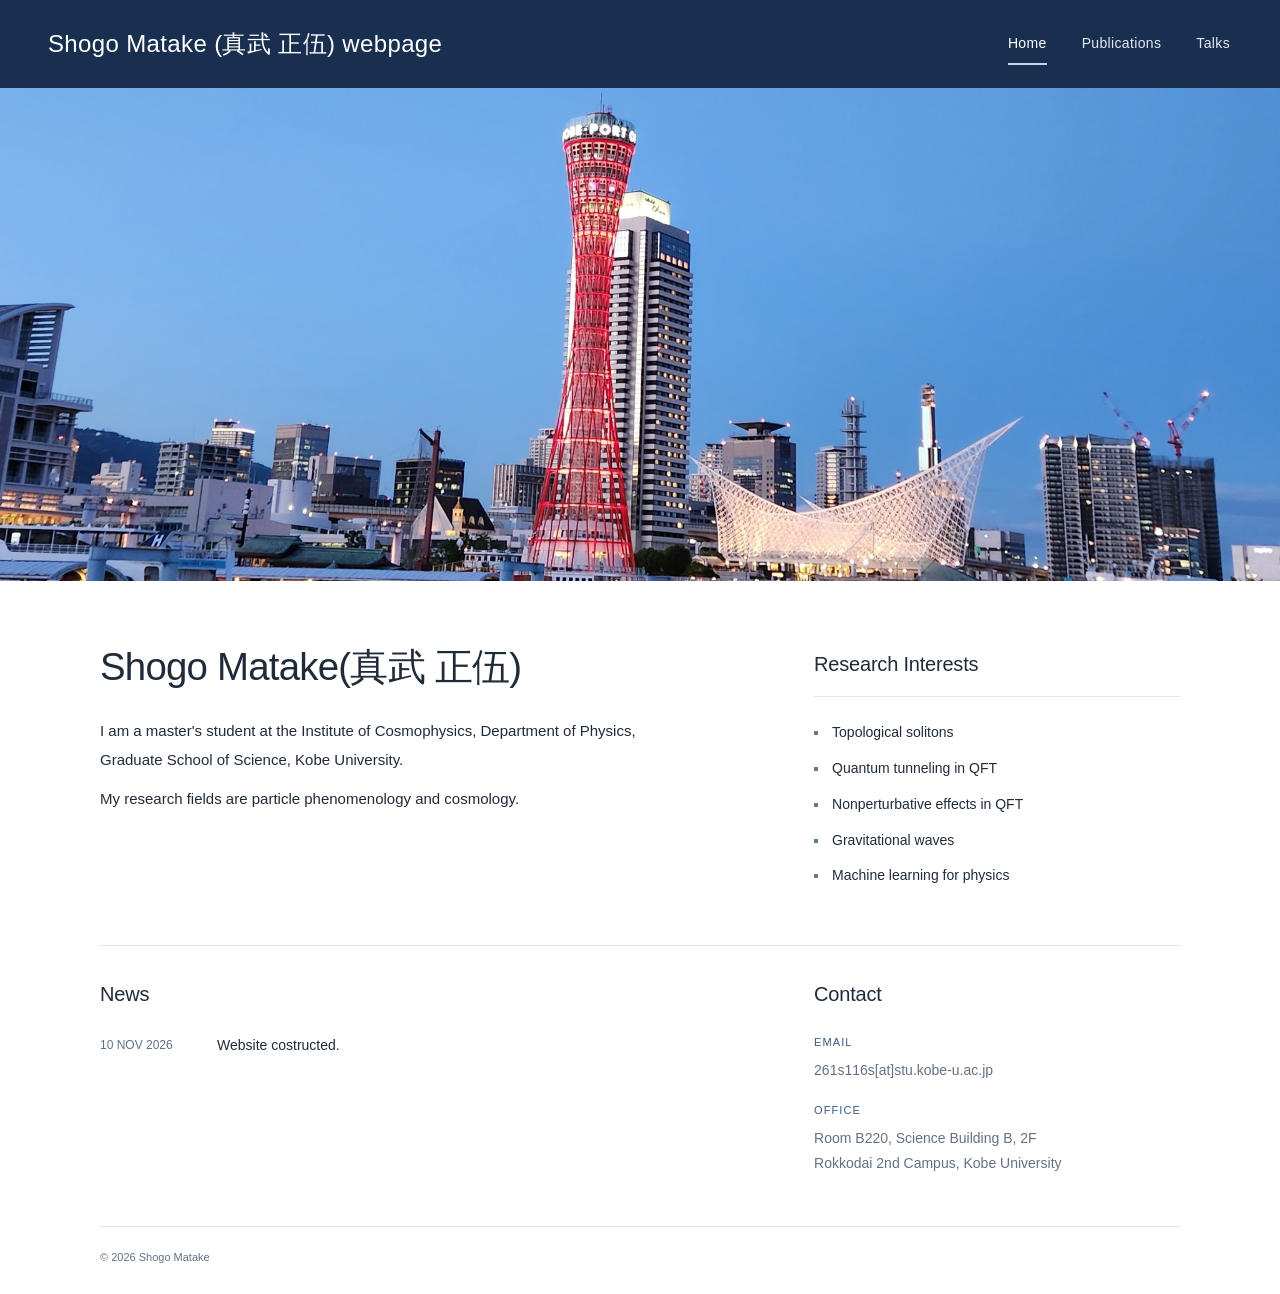
<file: index.html>
<!doctype html>
<html lang="en">
<head>
  <meta charset="utf-8">
  <meta name="viewport" content="width=device-width, initial-scale=1">
  <meta name="description" content="Shogo Matake (真武正伍), master's student at Kobe University. Research in particle phenomenology and cosmology.">
  <meta name="theme-color" content="#192f50">
  <title>Home | Shogo Matake</title>
  <link rel="stylesheet" href="assets/css/style.css">
</head>
<body id="top">
  <a class="skip-link" href="#main">Skip to content</a>
  <header class="site-header">
    <div class="header-inner">
      <a class="site-title" href="index.html" aria-label="Shogo Matake homepage">
        Shogo Matake <span lang="ja">(真武 正伍)</span> <span class="homepage">webpage</span>
      </a>
      <button class="menu-button" type="button" aria-controls="main-nav" aria-expanded="true">Menu</button>
      <nav class="main-nav" id="main-nav" aria-label="Main navigation">
        <a href="index.html" aria-current="page">Home</a>
        <a href="publication.html">Publications</a>
        <a href="talk.html">Talks</a>
      </nav>
    </div>
  </header>
  <!-- Page photo: edit the image in assets/images to replace it. -->
  <figure class="hero">
    <img src="assets/images/home-port-tower.jpg" alt="Kobe Port Tower and the waterfront at dusk" width="2048" height="789" fetchpriority="high">
  </figure>
  <main class="content" id="main">
    <div class="intro-grid">
      <section aria-labelledby="name">
        <h1 id="name">Shogo Matake<span class="name-inline" lang="ja">(真武 正伍)</span></h1>
        <p class="intro-copy">I am a master's student at the Institute of Cosmophysics, Department of Physics, Graduate School of Science, Kobe University.</p>
        <p class="intro-copy">My research fields are particle phenomenology and cosmology.</p>
      </section>
      <section class="research" aria-labelledby="research-heading">
        <h2 id="research-heading">Research Interests</h2>
        <ul>
          <li>Topological solitons</li>
          <li>Quantum tunneling in QFT</li>
          <li>Nonperturbative effects in QFT</li>
          <li>Gravitational waves</li>
          <li>Machine learning for physics</li>
        </ul>
      </section>
    </div>
    <div class="details-grid">
      <section aria-labelledby="news-heading">
        <h2 id="news-heading">News</h2>
        <div class="news-item"><time datetime="2026-11-10">10 NOV 2026</time><p>Website costructed.</p></div>
      </section>
      <section class="contact" aria-labelledby="contact-heading">
        <h2 id="contact-heading">Contact</h2>
        <p class="label">EMAIL</p>
        <p>261s116s[at]stu.kobe-u.ac.jp</p>
        <p class="label office-label">OFFICE</p>
        <p>Room B220, Science Building B, 2F<br>Rokkodai 2nd Campus, Kobe University</p>
      </section>
    </div>
  </main>
  <footer class="site-footer">
    <p>© 2026 Shogo Matake</p>
  </footer>
  <script src="assets/js/main.js" defer></script>
</body>
</html>
</file>
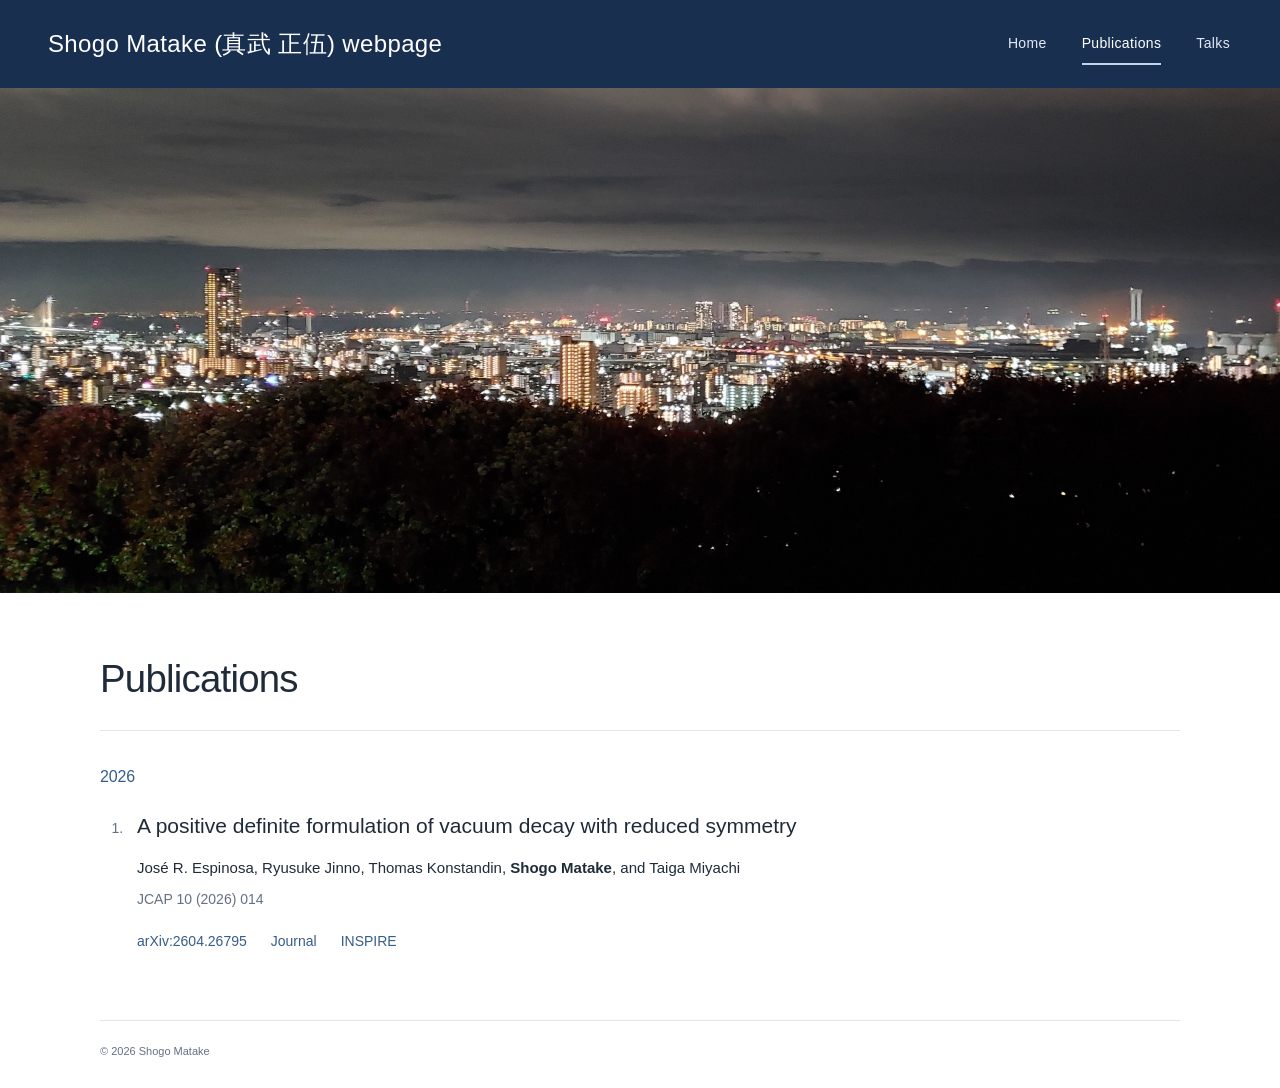
<file: publication.html>
<!doctype html>
<html lang="en">
<head>
  <meta charset="utf-8">
  <meta name="viewport" content="width=device-width, initial-scale=1">
  <meta name="description" content="Publications by Shogo Matake. Particle phenomenology and cosmology.">
  <meta name="theme-color" content="#192f50">
  <title>Publications | Shogo Matake</title>
  <link rel="stylesheet" href="assets/css/style.css">
</head>
<body id="top">
  <a class="skip-link" href="#main">Skip to content</a>
  <header class="site-header">
    <div class="header-inner">
      <a class="site-title" href="index.html" aria-label="Shogo Matake homepage">
        Shogo Matake <span lang="ja">(真武 正伍)</span> <span class="homepage">webpage</span>
      </a>
      <button class="menu-button" type="button" aria-controls="main-nav" aria-expanded="true">Menu</button>
      <nav class="main-nav" id="main-nav" aria-label="Main navigation">
        <a href="index.html">Home</a>
        <a href="publication.html" aria-current="page">Publications</a>
        <a href="talk.html">Talks</a>
      </nav>
    </div>
  </header>
  <!-- Page photo: edit the image in assets/images to replace it. -->
  <figure class="hero">
    <img src="assets/images/publications-night-view.jpg" alt="City lights beneath a cloudy night sky" width="2047" height="808" fetchpriority="high">
  </figure>
  <main class="content listing-content" id="main">
    <div class="page-heading">
      <h1>Publications</h1>
    </div>
    <section aria-labelledby="year-2026">
      <h2 class="publication-year" id="year-2026">2026</h2>
      <ol class="publication-list" reversed>
        <!-- Add new publications here, newest first. -->
        <li>
          <article>
            <h3 class="publication-title"><a href="https://inspirehep.net/literature/3150203">A positive definite formulation of vacuum decay with reduced symmetry</a></h3>
            <p class="publication-authors">José R. Espinosa, Ryusuke Jinno, Thomas Konstandin, <strong>Shogo Matake</strong>, and Taiga Miyachi</p>
            <p class="publication-venue">JCAP 10 (2026) 014</p>
            <div class="publication-links" aria-label="Paper links">
              <a href="https://arxiv.org/abs/2604.26795">arXiv:2604.26795</a>
              <a href="https://doi.org/10.1088/1475-7516/2026/10/014">Journal</a>
              <a href="https://inspirehep.net/literature/3150203">INSPIRE</a>
            </div>
          </article>
        </li>
      </ol>
    </section>
  </main>
  <footer class="site-footer">
    <p>© 2026 Shogo Matake</p>
  </footer>
  <script src="assets/js/main.js" defer></script>
</body>
</html>
</file>
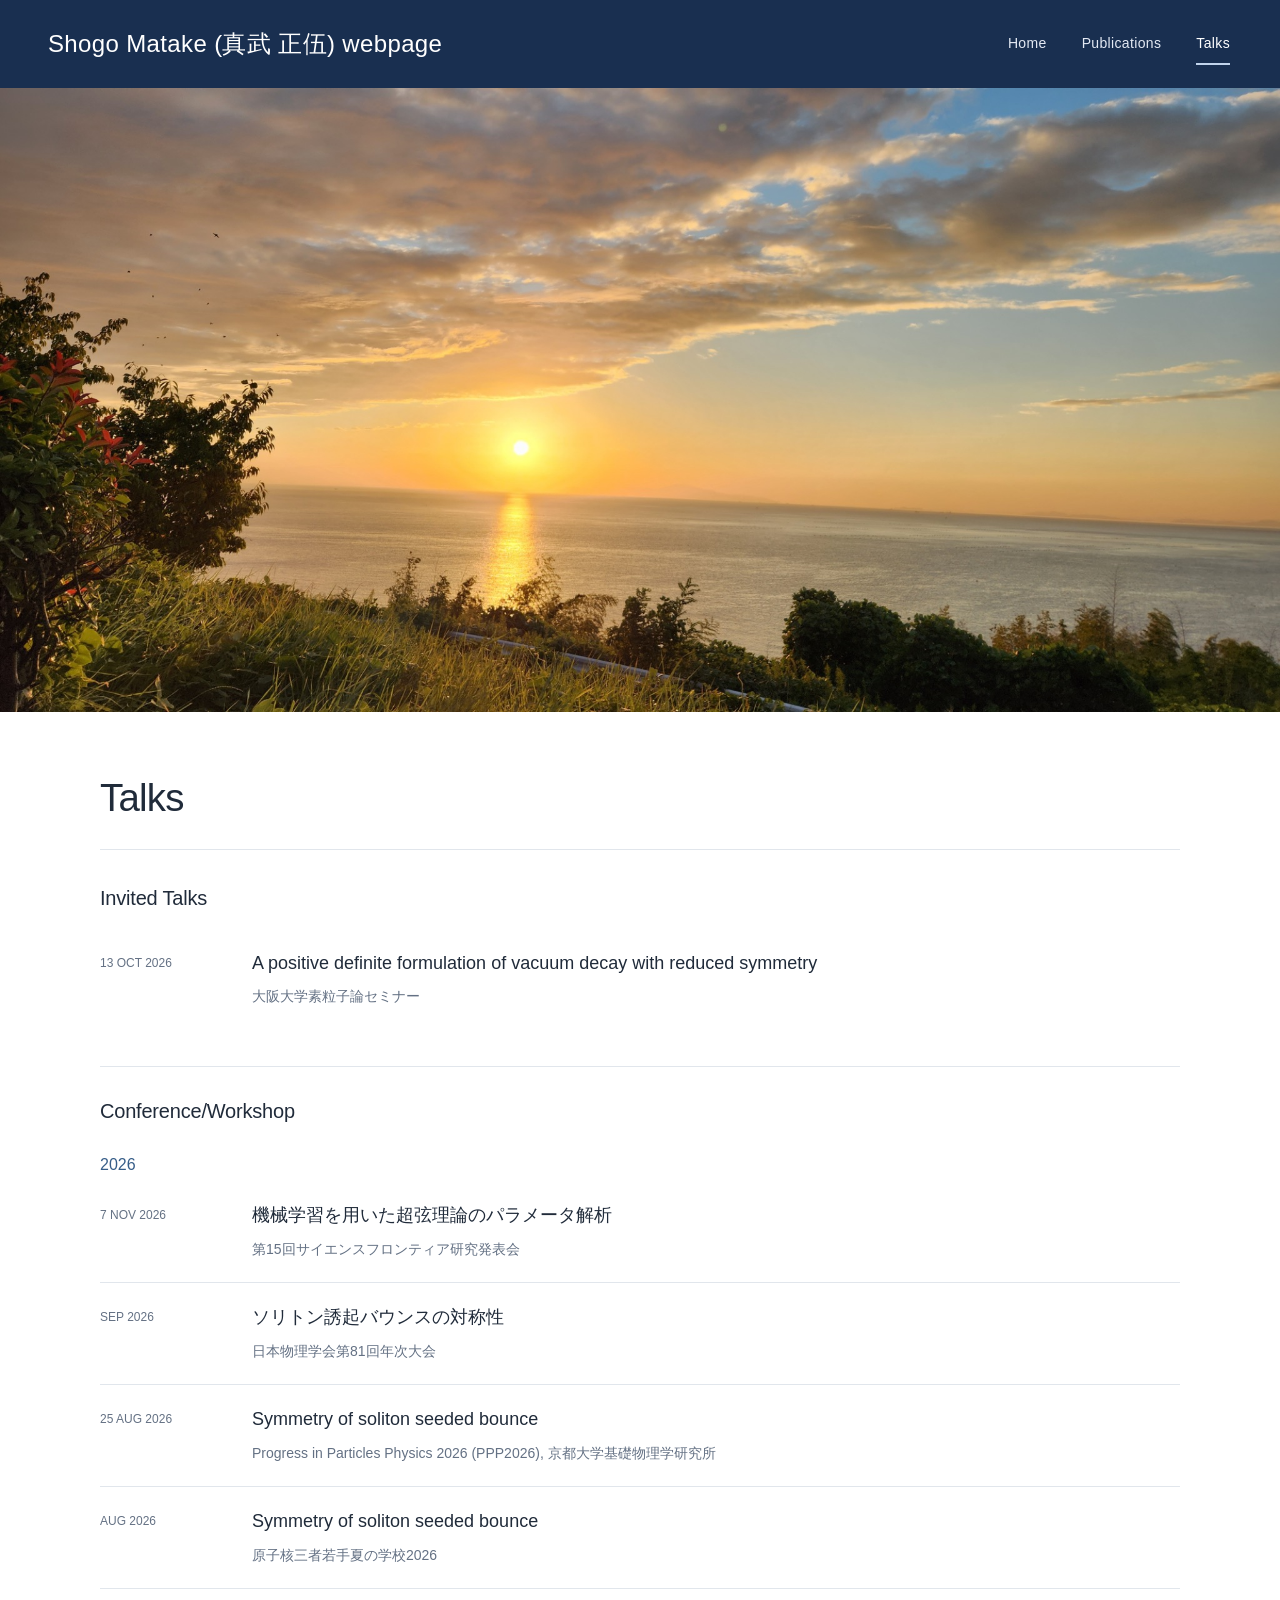
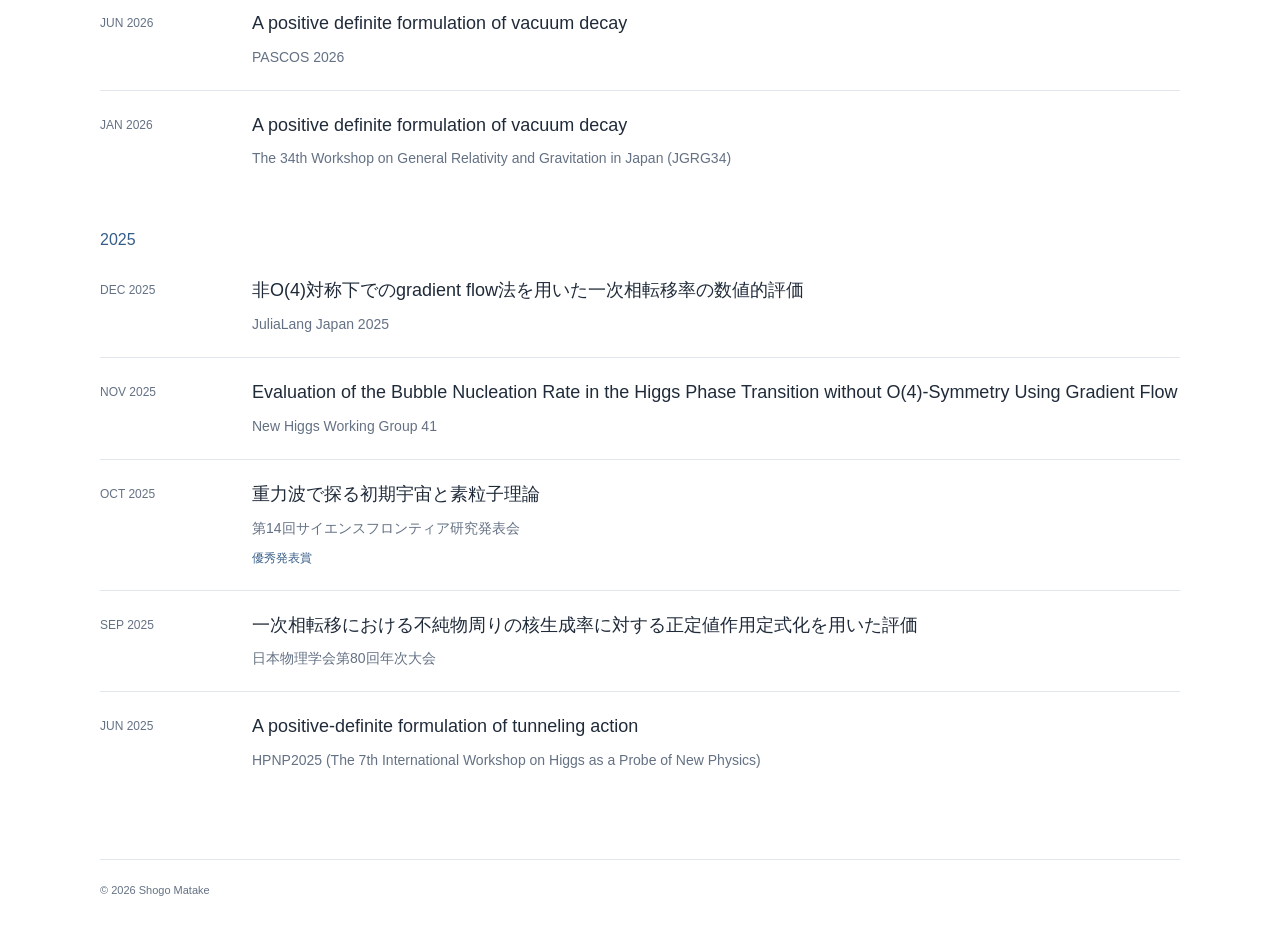
<file: talk.html>
<!doctype html>
<html lang="en">
<head>
  <meta charset="utf-8">
  <meta name="viewport" content="width=device-width, initial-scale=1">
  <meta name="description" content="Invited talks and conference/workshop presentations by Shogo Matake.">
  <meta name="theme-color" content="#192f50">
  <title>Talks | Shogo Matake</title>
  <link rel="stylesheet" href="assets/css/style.css">
</head>
<body id="top">
  <a class="skip-link" href="#main">Skip to content</a>
  <header class="site-header">
    <div class="header-inner">
      <a class="site-title" href="index.html" aria-label="Shogo Matake homepage">
        Shogo Matake <span lang="ja">(真武 正伍)</span> <span class="homepage">webpage</span>
      </a>
      <button class="menu-button" type="button" aria-controls="main-nav" aria-expanded="true">Menu</button>
      <nav class="main-nav" id="main-nav" aria-label="Main navigation">
        <a href="index.html">Home</a>
        <a href="publication.html">Publications</a>
        <a href="talk.html" aria-current="page">Talks</a>
      </nav>
    </div>
  </header>
  <!-- Page photo: edit the image in assets/images to replace it. -->
  <figure class="hero">
    <img src="assets/images/talks-sunset.jpg" alt="Sunset over the sea and its golden reflection" width="2048" height="998" fetchpriority="high">
  </figure>
  <main class="content listing-content" id="main">
    <div class="page-heading">
      <h1>Talks</h1>
    </div>
    <section class="talk-section" aria-labelledby="invited-talks">
      <h2 id="invited-talks">Invited Talks</h2>
      <ul class="talk-list">
        <li class="talk-item">
          <time datetime="2026-10-13">13 OCT 2026</time>
          <div>
            <h3 class="talk-title">A positive definite formulation of vacuum decay with reduced symmetry</h3>
            <p class="talk-event" lang="ja">大阪大学素粒子論セミナー</p>
          </div>
        </li>
      </ul>
    </section>
    <section class="talk-section" aria-labelledby="conference-workshop">
      <h2 id="conference-workshop">Conference/Workshop</h2>
      <h3 class="talk-year">2026</h3>
      <ul class="talk-list">
        <li class="talk-item">
          <time datetime="2026-11-07">7 NOV 2026</time>
          <div>
            <h4 class="talk-title" lang="ja">機械学習を用いた超弦理論のパラメータ解析</h4>
            <p class="talk-event" lang="ja">第15回サイエンスフロンティア研究発表会</p>
          </div>
        </li>
        <li class="talk-item">
          <time datetime="2026-09">SEP 2026</time>
          <div>
            <h4 class="talk-title" lang="ja">ソリトン誘起バウンスの対称性</h4>
            <p class="talk-event" lang="ja">日本物理学会第81回年次大会</p>
          </div>
        </li>
        <li class="talk-item">
          <time datetime="2026-08-25">25 AUG 2026</time>
          <div>
            <h4 class="talk-title">Symmetry of soliton seeded bounce</h4>
            <p class="talk-event" lang="ja">Progress in Particles Physics 2026 (PPP2026), 京都大学基礎物理学研究所</p>
          </div>
        </li>
        <li class="talk-item">
          <time datetime="2026-08">AUG 2026</time>
          <div>
            <h4 class="talk-title">Symmetry of soliton seeded bounce</h4>
            <p class="talk-event" lang="ja">原子核三者若手夏の学校2026</p>
          </div>
        </li>
        <li class="talk-item">
          <time datetime="2026-06">JUN 2026</time>
          <div>
            <h4 class="talk-title">A positive definite formulation of vacuum decay</h4>
            <p class="talk-event">PASCOS 2026</p>
          </div>
        </li>
        <li class="talk-item">
          <time datetime="2026-01">JAN 2026</time>
          <div>
            <h4 class="talk-title">A positive definite formulation of vacuum decay</h4>
            <p class="talk-event">The 34th Workshop on General Relativity and Gravitation in Japan (JGRG34)</p>
          </div>
        </li>
      </ul>
      <h3 class="talk-year">2025</h3>
      <ul class="talk-list">
        <li class="talk-item">
          <time datetime="2025-12">DEC 2025</time>
          <div>
            <h4 class="talk-title" lang="ja">非O(4)対称下でのgradient flow法を用いた一次相転移率の数値的評価</h4>
            <p class="talk-event">JuliaLang Japan 2025</p>
          </div>
        </li>
        <li class="talk-item">
          <time datetime="2025-11">NOV 2025</time>
          <div>
            <h4 class="talk-title">Evaluation of the Bubble Nucleation Rate in the Higgs Phase Transition without O(4)-Symmetry Using Gradient Flow</h4>
            <p class="talk-event">New Higgs Working Group 41</p>
          </div>
        </li>
        <li class="talk-item">
          <time datetime="2025-10">OCT 2025</time>
          <div>
            <h4 class="talk-title" lang="ja">重力波で探る初期宇宙と素粒子理論</h4>
            <p class="talk-event" lang="ja">第14回サイエンスフロンティア研究発表会</p>
            <p class="talk-award" lang="ja">優秀発表賞</p>
          </div>
        </li>
        <li class="talk-item">
          <time datetime="2025-09">SEP 2025</time>
          <div>
            <h4 class="talk-title" lang="ja">一次相転移における不純物周りの核生成率に対する正定値作用定式化を用いた評価</h4>
            <p class="talk-event" lang="ja">日本物理学会第80回年次大会</p>
          </div>
        </li>
        <li class="talk-item">
          <time datetime="2025-06">JUN 2025</time>
          <div>
            <h4 class="talk-title">A positive-definite formulation of tunneling action</h4>
            <p class="talk-event">HPNP2025 (The 7th International Workshop on Higgs as a Probe of New Physics)</p>
          </div>
        </li>
      </ul>
    </section>
  </main>
  <footer class="site-footer">
    <p>© 2026 Shogo Matake</p>
  </footer>
  <script src="assets/js/main.js" defer></script>
</body>
</html>
</file>
<file: assets/css/style.css>
/* Main colors and page width can be changed here. */ :root {
  --navy: #192f50;
  --ink: #202b3a;
  --muted: #647184;
  --blue: #365d88;
  --line: #e1e6ec;
  --width: 1080px;
}

*, *::before, *::after {
  box-sizing: border-box;
}

html {
  scroll-behavior: smooth;
}

body {
  margin: 0;
  background: #fff;
  color: var(--ink);
  font: 16px/1.8 -apple-system, BlinkMacSystemFont, "Segoe UI", "Hiragino Kaku Gothic ProN", "Yu Gothic", Meiryo, sans-serif;
  -webkit-font-smoothing: antialiased;
}

a {
  color: var(--blue);
  text-decoration: none;
}

a:hover {
  text-decoration: underline;
  text-underline-offset: 5px;
}

button {
  font: inherit;
}

a:focus-visible, button:focus-visible {
  outline: 3px solid #7da5ce;
  outline-offset: 6px;
}

.skip-link {
  position: fixed;
  z-index: 10;
  top: -80px;
  left: 20px;
  padding: 10px 18px;
  color: var(--navy);
  background: white;
}

.skip-link:focus {
  top: 12px;
}

.site-header {
  background: var(--navy);
  color: white;
}

.header-inner {
  min-height: 88px;
  padding: 0 48px;
  max-width: 1600px;
  margin: auto;
  display: flex;
  justify-content: space-between;
  align-items: center;
  gap: 32px;
}

.site-title {
  color: #fff;
  font-size: 24px;
  font-weight: 500;
  letter-spacing: .015em;
  line-height: 1.45;
}

.site-title:hover {
  text-decoration: none;
}

.site-title .japanese {
  font-size: .87em;
  font-weight: 400;
}

.site-title .homepage {
  font-weight: 400;
}

.main-nav {
  display: flex;
  align-items: center;
  gap: 31px;
  flex-shrink: 0;
}

.main-nav a {
  display: flex;
  align-items: center;
  min-height: 88px;
  padding: 0 2px;
  position: relative;
  color: #e3e9f3;
  font-size: 14px;
  letter-spacing: .025em;
}

.main-nav a::after {
  content: "";
  position: absolute;
  height: 2px;
  left: 2px;
  right: 2px;
  bottom: 23px;
  background: #c1d4ec;
  transform: scaleX(0);
  transition: transform .18s ease;
}

.main-nav a:hover, .main-nav a[aria-current="page"] {
  color: #fff;
  text-decoration: none;
}

.main-nav a:hover::after, .main-nav a[aria-current="page"]::after {
  transform: scaleX(1);
}

.menu-button {
  display: none;
  background: transparent;
  color: #fff;
  border: 1px solid #7e8ca3;
  border-radius: 4px;
  padding: 6px 12px;
  font-size: 14px;
  cursor: pointer;
}

.hero {
  margin: 0;
  width: 100%;
  background: #85b2df;
}

/* Display the supplied crop in full, at its original aspect ratio. */ .hero img {
  display: block;
  width: 100%;
  height: auto;
}

.content {
  max-width: var(--width);
  margin: 0 auto;
  padding: 61px 0 0;
}

.intro-grid {
  display: grid;
  grid-template-columns: 1.7fr 1fr;
  gap: 92px;
  padding-bottom: 51px;
}

.eyebrow {
  margin: 0 0 13px;
  font-size: 11px;
  font-weight: 600;
  letter-spacing: .19em;
  color: var(--blue);
}

h1 {
  font-size: clamp(31px, 3vw, 39px);
  line-height: 1.3;
  font-weight: 500;
  letter-spacing: -.02em;
  margin: 0 0 24px;
}

.name-inline {
  display: inline-block;
  font-size: inherit;
  font-weight: inherit;
}

.intro-copy {
  margin: 0;
  max-width: 590px;
  font-size: 15px;
  line-height: 1.95;
}

.intro-copy + .intro-copy {
  margin-top: 9px;
}

.profile-link {
  display: inline-flex;
  gap: 11px;
  align-items: center;
  margin-top: 22px;
  font-size: 13px;
  font-weight: 500;
}

.research {
  padding-top: 8px;
}

h2 {
  font-size: 20px;
  font-weight: 500;
  letter-spacing: -.01em;
  line-height: 1.45;
  margin: 0 0 24px;
}

.research h2 {
  padding-bottom: 17px;
  border-bottom: 1px solid var(--line);
  margin-bottom: 18px;
}

.research ul {
  margin: 0;
  padding: 0;
  list-style: none;
  font-size: 14px;
}

.research li {
  position: relative;
  padding: 6px 0 6px 18px;
  line-height: 1.7;
}

.research li::before {
  content: "";
  width: 4px;
  height: 4px;
  position: absolute;
  left: 0;
  top: 16px;
  background: #5c7a9a;
}

.details-grid {
  display: grid;
  grid-template-columns: 1.7fr 1fr;
  gap: 92px;
  padding: 34px 0 50px;
  border-top: 1px solid var(--line);
}

.news-item {
  display: grid;
  grid-template-columns: 100px 1fr;
  gap: 17px;
  font-size: 14px;
}

.news-item time {
  color: var(--muted);
  font-size: 12px;
  line-height: 2.1;
  font-variant-numeric: tabular-nums;
}

.news-item p {
  margin: 0;
}

.contact p {
  margin: 0;
  font-size: 14px;
  color: var(--muted);
}

.contact p {
  overflow-wrap: anywhere;
}

.contact .office-label {
  margin-top: 18px;
}

.contact .label {
  font-size: 11px;
  color: var(--blue);
  letter-spacing: .1em;
  margin-bottom: 5px;
}

.site-footer {
  border-top: 1px solid var(--line);
  max-width: var(--width);
  margin: 0 auto;
  padding: 21px 0 26px;
  display: flex;
  justify-content: space-between;
  align-items: center;
  flex-wrap: wrap;
  gap: 8px 24px;
  color: var(--muted);
  font-size: 11px;
}

.site-footer p {
  margin: 0;
}

.site-footer a {
  color: var(--muted);
}

@media (max-width: 1190px) {
  .content, .site-footer {
    margin-left: 48px;
    margin-right: 48px;
  }
  .header-inner {
    padding: 0 32px;
    gap: 20px;
  }
  .site-title {
    font-size: 22px;
  }
  .main-nav {
    gap: 22px;
  }
  .intro-grid, .details-grid {
    gap: 55px;
  }
}

@media (max-width: 900px) {
  .header-inner {
    flex-wrap: wrap;
    gap: 0;
    padding: 21px 30px 0;
  }
  .main-nav {
    width: 100%;
    justify-content: flex-end;
    gap: 26px;
  }
  .main-nav a {
    min-height: 54px;
  }
  .main-nav a::after {
    bottom: 11px;
  }
  .intro-grid, .details-grid {
    gap: 38px;
    grid-template-columns: 1.5fr 1fr;
  }
  .content {
    padding-top: 45px;
  }
}

@media (max-width: 640px) {
  .header-inner {
    min-height: 88px;
    padding: 19px 22px;
    justify-content: space-between;
    gap: 14px;
  }
  .site-title {
    font-size: 19px;
    max-width: calc(100% - 76px);
  }
  .site-title .homepage {
    display: block;
    font-size: 14px;
    opacity: .85;
    margin-top: 3px;
  }
  .menu-button {
    display: block;
  }
  .main-nav {
    display: flex;
    justify-content: space-between;
    gap: 8px;
    padding-top: 8px;
  }
  .main-nav.collapsed {
    display: none;
  }
  .main-nav a {
    min-height: 42px;
    font-size: 12px;
  }
  .main-nav a::after {
    bottom: 4px;
  }
  .content, .site-footer {
    margin-left: 26px;
    margin-right: 26px;
  }
  .content {
    padding-top: 38px;
  }
  .intro-grid, .details-grid {
    grid-template-columns: 1fr;
    gap: 34px;
  }
  .intro-grid {
    padding-bottom: 33px;
  }
  .intro-copy {
    font-size: 14px;
  }
  .research {
    padding-top: 0;
  }
  .research h2 {
    padding-bottom: 13px;
    margin-bottom: 12px;
  }
  h2 {
    font-size: 19px;
    margin-bottom: 18px;
  }
  .details-grid {
    padding-top: 28px;
    padding-bottom: 35px;
  }
  .site-footer {
    align-items: flex-start;
    flex-direction: column;
  }
}

@media (prefers-reduced-motion: reduce) {
  html {
    scroll-behavior: auto;
  }
  * {
    transition: none !important;
  }
}

.listing-content {
  padding-bottom: 66px;
  min-height: 330px;
}

.page-heading {
  margin-bottom: 34px;
  padding-bottom: 26px;
  border-bottom: 1px solid var(--line);
}

.page-heading h1 {
  margin: 0;
}

.publication-year {
  margin-bottom: 22px;
  color: var(--blue);
  font-size: 16px;
}

.publication-list {
  margin: 0;
  padding-left: 27px;
}

.publication-list li {
  padding-left: 10px;
}

.publication-list li::marker {
  color: var(--muted);
  font-size: 14px;
}

.publication-title {
  margin: 0 0 11px;
  max-width: 870px;
  font-size: 21px;
  line-height: 1.55;
  font-weight: 500;
}

.publication-title a {
  color: var(--ink);
}

.publication-authors {
  margin: 0 0 5px;
  font-size: 15px;
  line-height: 1.85;
}

.publication-authors strong {
  font-weight: 600;
}

.publication-venue {
  margin: 0;
  font-size: 14px;
  color: var(--muted);
}

.publication-links {
  display: flex;
  flex-wrap: wrap;
  gap: 10px 24px;
  margin-top: 17px;
  font-size: 14px;
}

.talk-section + .talk-section {
  margin-top: 36px;
  padding-top: 30px;
  border-top: 1px solid var(--line);
}

.talk-section h2 {
  margin-bottom: 16px;
}

.empty-note {
  margin: 0;
  color: var(--muted);
  font-size: 14px;
}

@media (max-width: 640px) {
  .listing-content {
    padding-bottom: 40px;
  }
  .page-heading {
    margin-bottom: 27px;
    padding-bottom: 21px;
  }
  .publication-title {
    font-size: 19px;
  }
  .publication-authors {
    font-size: 14px;
  }
  .publication-list {
    padding-left: 21px;
  }
  .publication-list li {
    padding-left: 5px;
  }
  .publication-links {
    gap: 8px 20px;
  }
}

.talk-list {
  list-style: none;
  margin: 0;
  padding: 0;
}

.talk-item {
  display: grid;
  grid-template-columns: 124px minmax(0, 1fr);
  gap: 28px;
  padding: 20px 0;
}

.talk-item + .talk-item {
  border-top: 1px solid var(--line);
}

.talk-item time {
  padding-top: 4px;
  font-size: 12px;
  color: var(--muted);
  font-variant-numeric: tabular-nums;
}

.talk-title {
  margin: 0 0 6px;
  font-size: 18px;
  font-weight: 500;
  line-height: 1.65;
  overflow-wrap: anywhere;
}

.talk-title a {
  color: var(--ink);
}

.talk-event {
  margin: 0;
  color: var(--muted);
  font-size: 14px;
  line-height: 1.8;
}

.talk-award {
  margin: 7px 0 0;
  color: var(--blue);
  font-size: 12px;
}

.talk-year {
  margin: 25px 0 2px;
  color: var(--blue);
  font-size: 16px;
  font-weight: 500;
}

.talk-list + .talk-year {
  margin-top: 34px;
}

@media (max-width: 640px) {
  .talk-item {
    grid-template-columns: 1fr;
    gap: 7px;
    padding: 19px 0;
  }
  .talk-item time {
    padding-top: 0;
    font-size: 11px;
  }
  .talk-title {
    font-size: 16px;
  }
  .talk-event {
    font-size: 13px;
  }
}
</file>
